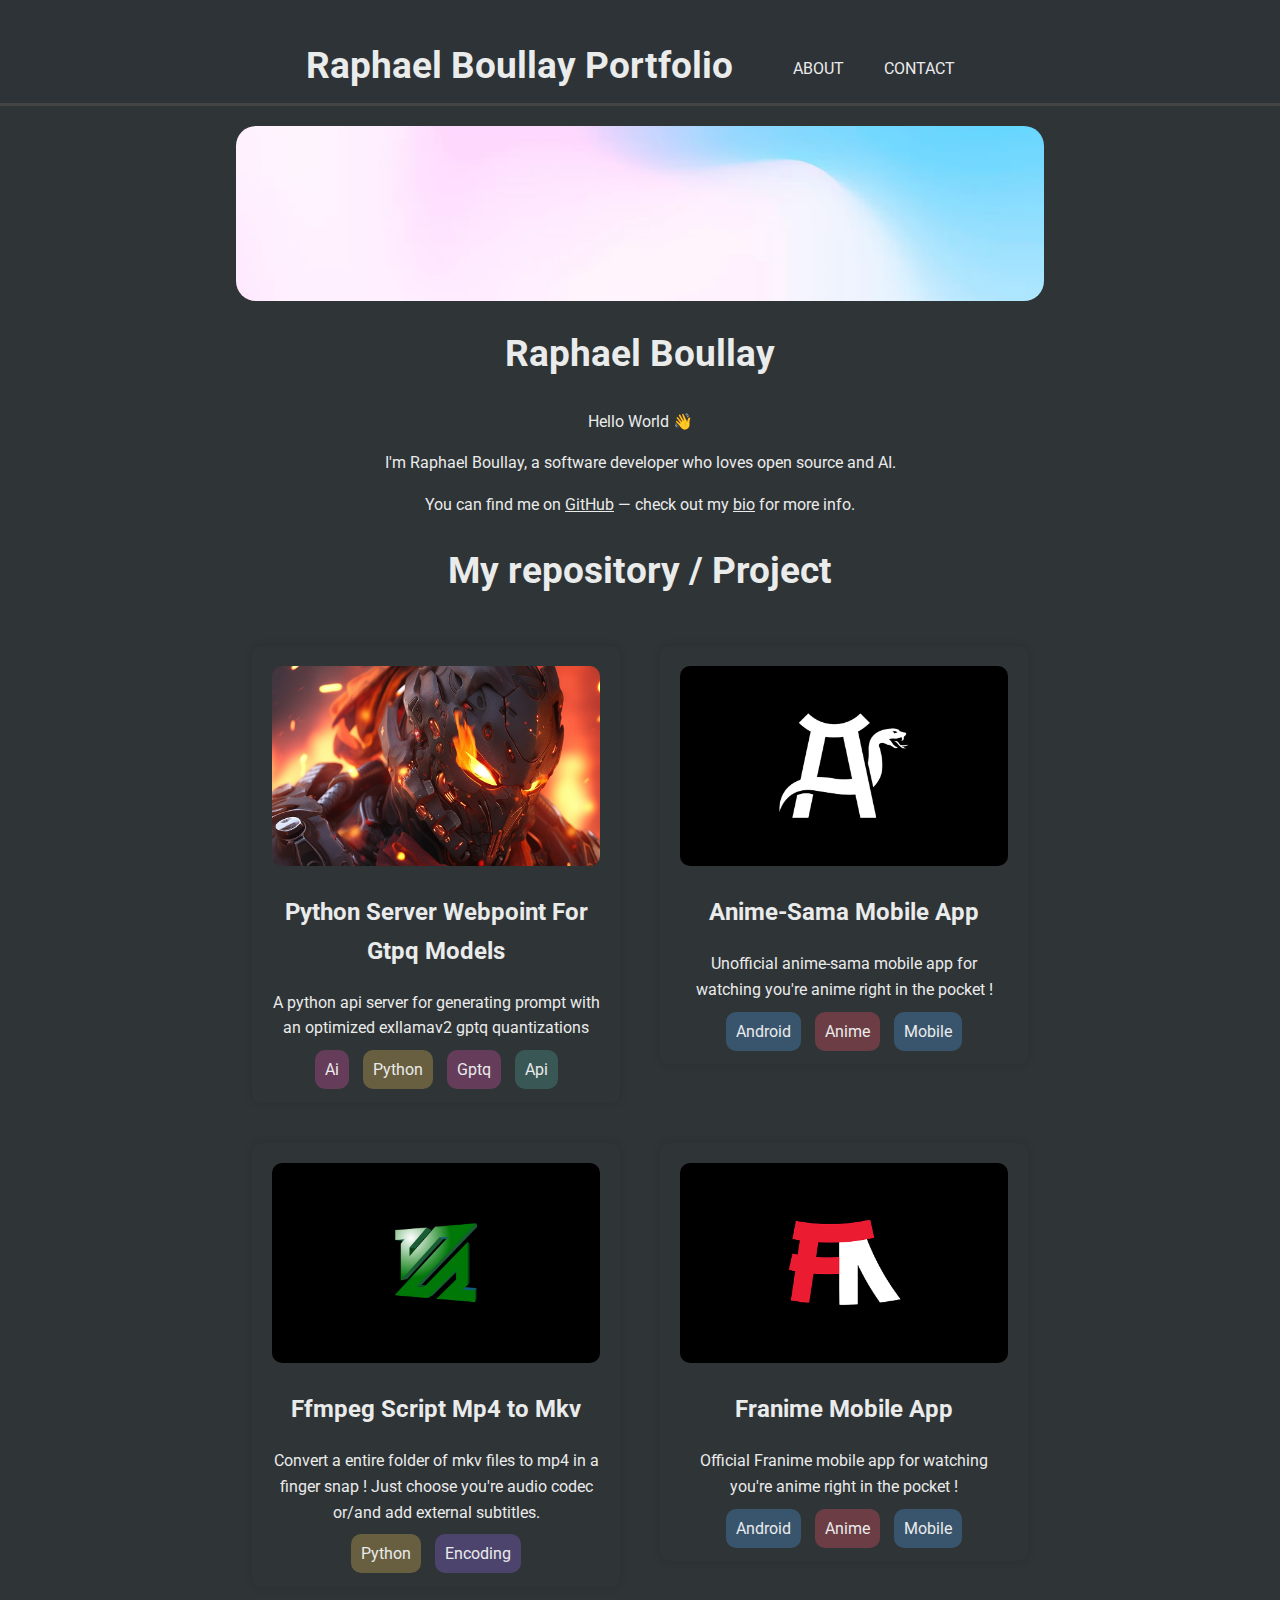
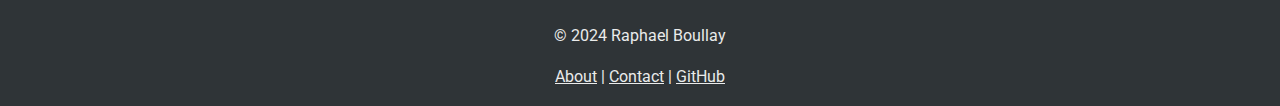
<file: index.html>
<!DOCTYPE html>
<html>
<head>
    <link href="https://fonts.googleapis.com/css2?family=Roboto:wght@400;700&display=swap" rel="stylesheet">
    <title>My Developer Portfolio</title>
    <link rel="stylesheet" type="text/css" href="style.css">
    <meta name="viewport" content="width=device-width, initial-scale0.5">
</head>
<body>
    <header>
        <div class="container align-items">
            <div id="branding">
                <a href="index.html"><h1><span class="highlight">Raphael Boullay</span> Portfolio</h1></a>
            </div>
            <nav>
                <ul>
                    <li><a href="about.html">ABOUT</a></li>
                    <li><a href="contact.html">CONTACT</a></li>
                </ul>
            </nav>
        </div>
    </header>

    <section id="banner" class="banner-image">
        <div class="container">
        </div>
    </section>

    <section id="showcase">
        <h1>Raphael Boullay</h1>
        <div class="container">
            <p>Hello World 👋</p>
            <p>I'm Raphael Boullay, a software developer who loves open source and AI.</p>
            <p>You can find me on <a href="https://github.com/clarityuwu" target="_blank">GitHub</a> — check out my <a href="about.html">bio</a> for more info.</p>
        </div>
    </section>
        <h1>My repository / Project</h1>
        
    <div class="presentation">
        <a href="https://github.com/clarityuwu/Python-FastApi-Dolphin2.6-GPTQ" class="project-link" target="_blank">
            <div class="project">
                <img src='./static/aigenerated.png' alt="Project image">
                <h2>Python Server Webpoint For Gtpq Models</h2>
                <p>A python api server for generating prompt with an optimized exllamav2 gptq quantizations</p>
                <div class="tags">
                    <span class="tag tag1">Ai</span>
                    <span class="tag tag2">Python</span>
                    <span class="tag tag1">Gptq</span>
                    <span class="tag tag3">Api</span>
                </div>
            </div>
        </a>
        <a href="https://animesama.app" class="project-link" target="_blank">
            <div class="project">
                <img src='./static/animesama.png' alt="Project image">
                <h2>Anime-Sama Mobile App</h2>
                <p>Unofficial anime-sama mobile app for watching you're anime right in the pocket !</p>
                <div class="tags">
                    <span class="tag tag4">Android</span>
                    <span class="tag tag5">Anime</span>
                    <span class="tag tag4">Mobile</span>
                </div>
            </div>
        </a>
        </div>
    <div class="presentation">
        <a href="https://github.com/clarityuwu/Ffmpeg-script-mkv-mp4" class="project-link" target="_blank">
            <div class="project">
                <img src='./static/ffmpeg.png' alt="Project image">
                <h2>Ffmpeg Script Mp4 to Mkv</h2>
                <p>Convert a entire folder of mkv files to mp4 in a finger snap ! Just choose you're audio codec or/and add external subtitles.</p>
                <div class="tags">
                    <span class="tag tag2">Python</span>
                    <span class="tag tag6">Encoding</span>
                </div>
            </div>
        </a>
        <a href="https://play.google.com/store/apps/details?id=io.clarity.franime" class="project-link" target="_blank">
            <div class="project">
                <img src='./static/franime.png' alt="Project image">
                <h2>Franime Mobile App</h2>
                <p>Official Franime mobile app for watching you're anime right in the pocket !</p>
                <div class="tags">
                    <span class="tag tag4">Android</span>
                    <span class="tag tag5">Anime</span>
                    <span class="tag tag4">Mobile</span>
                </div>
            </div>
        </a>
    </div>
    <footer>
        <p>&copy; 2024 Raphael Boullay</p>
        <p><a href="about.html">About</a> | <a href="contact.html">Contact</a> | <a href="https://github.com/clarityuwu" target="_blank">GitHub</a></p>
    </footer>
</body>
</html>
</file>
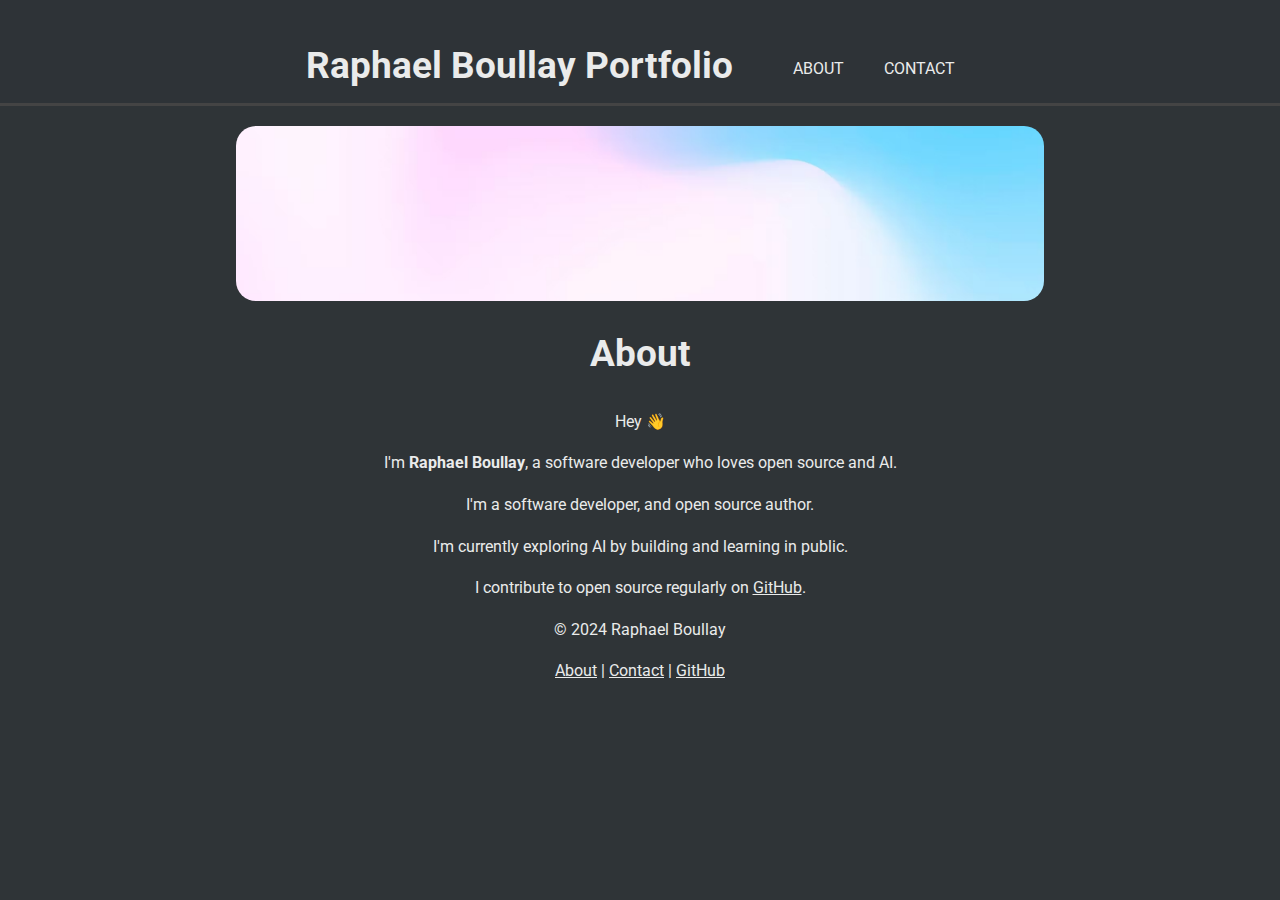
<file: about.html>
<!DOCTYPE html>
<html>
<head>
    <link href="https://fonts.googleapis.com/css2?family=Roboto:wght@400;700&display=swap" rel="stylesheet">
    <title>My Developer Portfolio</title>
    <link rel="stylesheet" type="text/css" href="style.css">
    <meta name="viewport" content="width=device-width, initial-scale0.5">
</head>
<body>
    <header>
        <div class="container align-items">
            <div id="branding">
                <a href="index.html"><h1><span class="highlight">Raphael Boullay</span> Portfolio</h1></a>
            </div>
            <nav>
                <ul>
                    <li><a href="about.html">ABOUT</a></li>
                    <li><a href="contact.html">CONTACT</a></li>
                </ul>
            </nav>
        </div>
    </header>

    <section id="banner" class="banner-image">
        <div class="container">
        </div>
    </section>

    <section id="showcase">
        <h1>About</h1>
        <div class="container">
            <p>Hey 👋</p>
            <p>I'm <strong>Raphael Boullay</strong>, a software developer who loves open source and AI.</p>
            <p>I'm a software developer, and open source author.<p>
            <p>I'm currently exploring AI by building and learning in public.<p>
            <p>I contribute to open source regularly on <a href="https://github.com/clarityuwu" target="_blank">GitHub</a>.</p>
        </div>
    </section>
    <footer>
        <p>&copy; 2024 Raphael Boullay</p>
        <p><a href="about.html">About</a> | <a href="contact.html">Contact</a> | <a href="https://github.com/clarityuwu" target="_blank">GitHub</a></p>
    </footer>
</body>
</html>
</file>
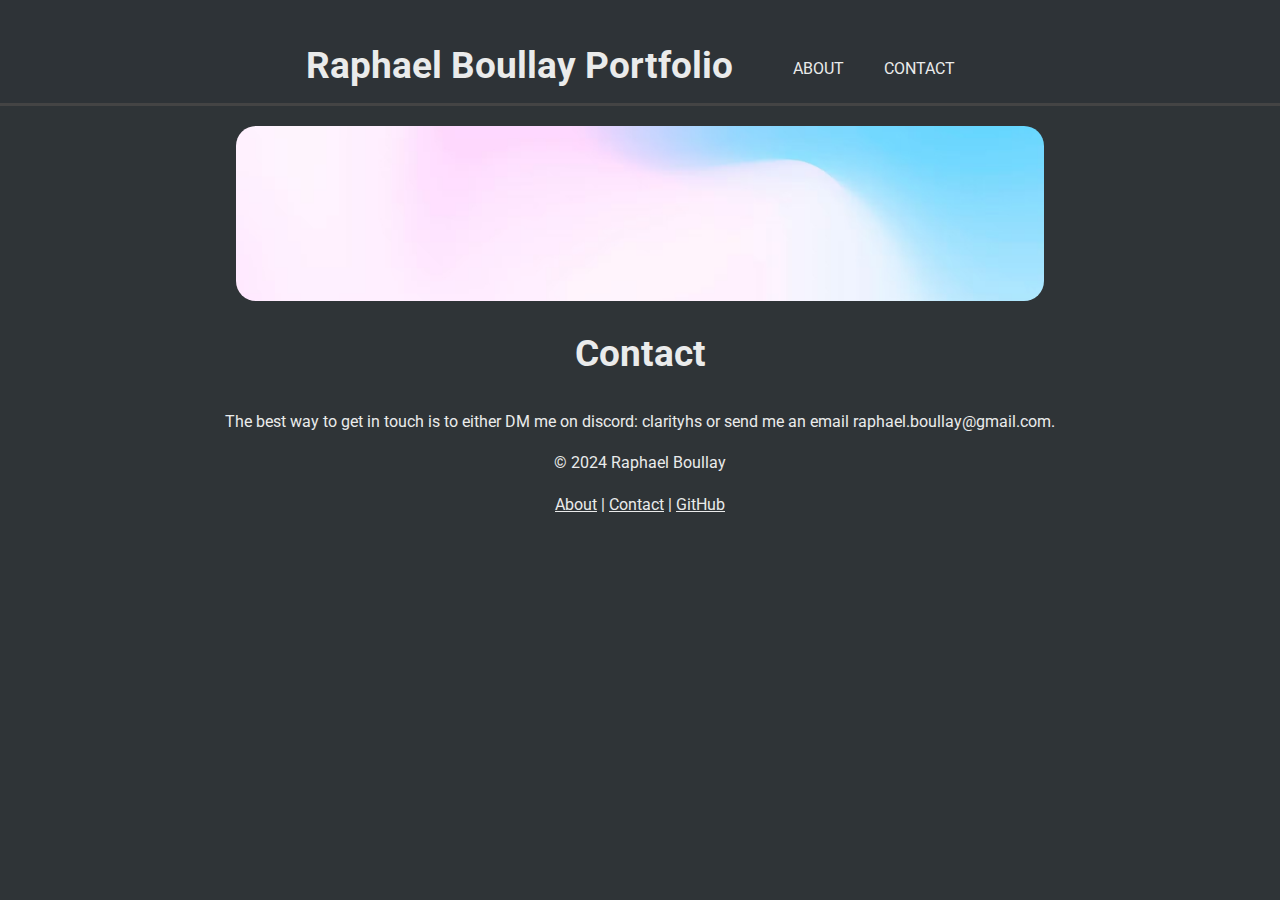
<file: contact.html>
<!DOCTYPE html>
<html>
<head>
    <link href="https://fonts.googleapis.com/css2?family=Roboto:wght@400;700&display=swap" rel="stylesheet">
    <title>My Developer Portfolio</title>
    <link rel="stylesheet" type="text/css" href="style.css">
    <meta name="viewport" content="width=device-width, initial-scale0.5">
</head>
<body>
    <header>
        <div class="container align-items">
            <div id="branding">
                <a href="index.html"><h1><span class="highlight">Raphael Boullay</span> Portfolio</h1></a>
            </div>
            <nav>
                <ul>
                    <li><a href="about.html">ABOUT</a></li>
                    <li><a href="contact.html">CONTACT</a></li>
                </ul>
            </nav>
        </div>
    </header>

    <section id="banner" class="banner-image">
        <div class="container">
        </div>
    </section>

    <section id="showcase">
        <h1>Contact</h1>
        <div class="container">
            <p>The best way to get in touch is to either DM me on discord: clarityhs or send me an email raphael.boullay@gmail.com.</p>
        </div>
    </section>
    <footer>
        <p>&copy; 2024 Raphael Boullay</p>
        <p><a href="about.html">About</a> | <a href="contact.html">Contact</a> | <a href="https://github.com/clarityuwu" target="_blank">GitHub</a></p>
    </footer>
</body>
</html>
</file>
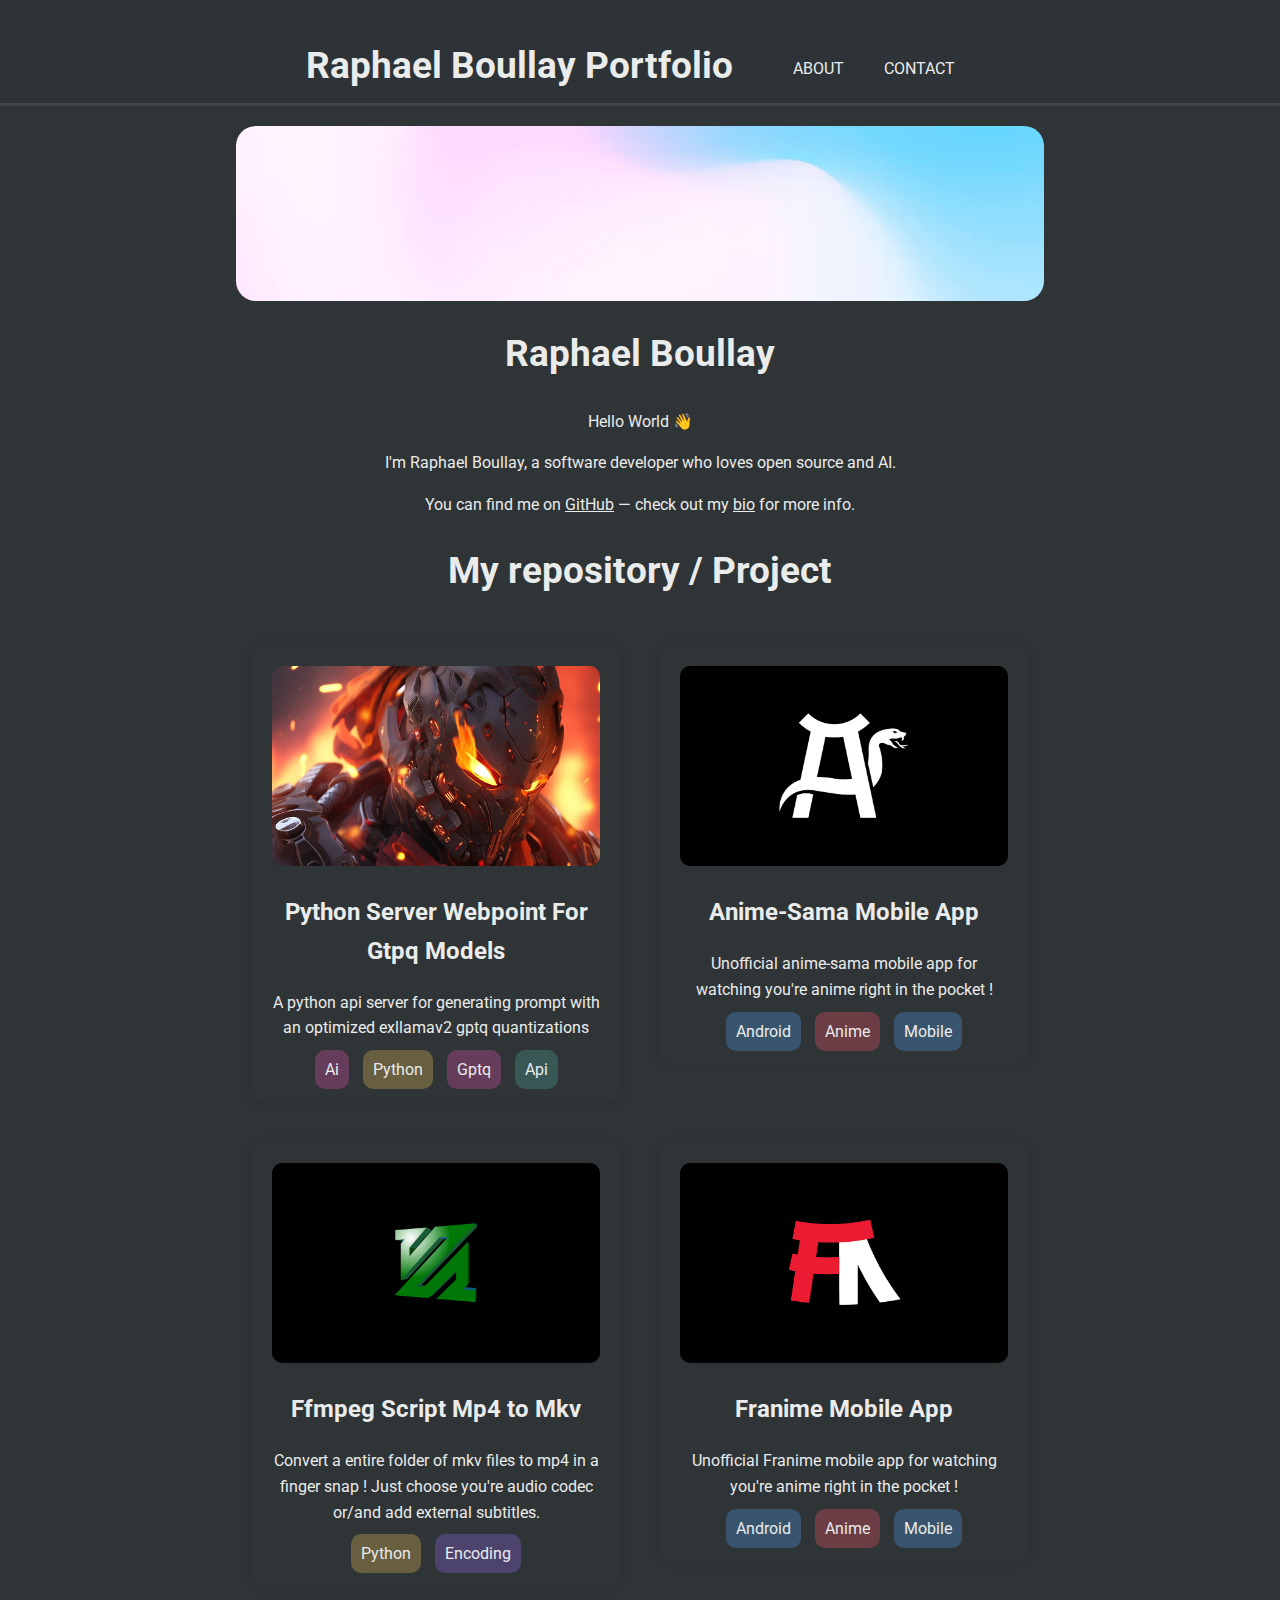
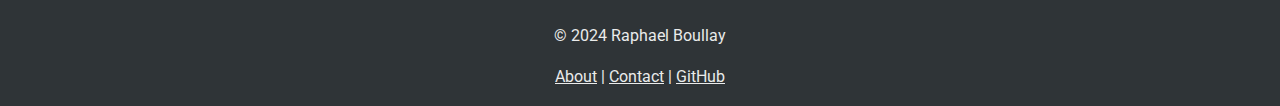
<file: main.html>
<!DOCTYPE html>
<html>
<head>
    <link href="https://fonts.googleapis.com/css2?family=Roboto:wght@400;700&display=swap" rel="stylesheet">
    <title>My Developer Portfolio</title>
    <link rel="stylesheet" type="text/css" href="style.css">
    <meta name="viewport" content="width=device-width, initial-scale0.5">
</head>
<body>
    <header>
        <div class="container align-items">
            <div id="branding">
                <a href="main.html"><h1><span class="highlight">Raphael Boullay</span> Portfolio</h1></a>
            </div>
            <nav>
                <ul>
                    <li><a href="about.html">ABOUT</a></li>
                    <li><a href="contact.html">CONTACT</a></li>
                </ul>
            </nav>
        </div>
    </header>

    <section id="banner" class="banner-image">
        <div class="container">
        </div>
    </section>

    <section id="showcase">
        <h1>Raphael Boullay</h1>
        <div class="container">
            <p>Hello World 👋</p>
            <p>I'm Raphael Boullay, a software developer who loves open source and AI.</p>
            <p>You can find me on <a href="https://github.com/clarityuwu" target="_blank">GitHub</a> — check out my <a href="about.html">bio</a> for more info.</p>
        </div>
    </section>
        <h1>My repository / Project</h1>
        
    <div class="presentation">
        <a href="https://github.com/clarityuwu/Python-FastApi-Dolphin2.6-GPTQ" class="project-link" target="_blank">
            <div class="project">
                <img src='./static/aigenerated.png' alt="Project image">
                <h2>Python Server Webpoint For Gtpq Models</h2>
                <p>A python api server for generating prompt with an optimized exllamav2 gptq quantizations</p>
                <div class="tags">
                    <span class="tag tag1">Ai</span>
                    <span class="tag tag2">Python</span>
                    <span class="tag tag1">Gptq</span>
                    <span class="tag tag3">Api</span>
                </div>
            </div>
        </a>
        <a href="https://github.com/clarityuwu/Anime-sama-mobile-app" class="project-link" target="_blank">
            <div class="project">
                <img src='./static/animesama.png' alt="Project image">
                <h2>Anime-Sama Mobile App</h2>
                <p>Unofficial anime-sama mobile app for watching you're anime right in the pocket !</p>
                <div class="tags">
                    <span class="tag tag4">Android</span>
                    <span class="tag tag5">Anime</span>
                    <span class="tag tag4">Mobile</span>
                </div>
            </div>
        </a>
        </div>
    <div class="presentation">
        <a href="https://github.com/clarityuwu/Ffmpeg-script-mkv-mp4" class="project-link" target="_blank">
            <div class="project">
                <img src='./static/ffmpeg.png' alt="Project image">
                <h2>Ffmpeg Script Mp4 to Mkv</h2>
                <p>Convert a entire folder of mkv files to mp4 in a finger snap ! Just choose you're audio codec or/and add external subtitles.</p>
                <div class="tags">
                    <span class="tag tag2">Python</span>
                    <span class="tag tag6">Encoding</span>
                </div>
            </div>
        </a>
        <a href="https://github.com/clarityuwu/Franime-mobile-app" class="project-link" target="_blank">
            <div class="project">
                <img src='./static/franime.png' alt="Project image">
                <h2>Franime Mobile App</h2>
                <p>Unofficial Franime mobile app for watching you're anime right in the pocket !</p>
                <div class="tags">
                    <span class="tag tag4">Android</span>
                    <span class="tag tag5">Anime</span>
                    <span class="tag tag4">Mobile</span>
                </div>
            </div>
        </a>
    </div>
    <footer>
        <p>&copy; 2024 Raphael Boullay</p>
        <p><a href="about.html">About</a> | <a href="contact.html">Contact</a> | <a href="https://github.com/clarityuwu" target="_blank">GitHub</a></p>
    </footer>
</body>
</html>
</file>
<file: style.css>
body {
    font-family: 'Roboto', sans-serif;
    line-height: 1.6;
    color: #EAEBEB;
    margin: 0;
    text-align: center;
    padding: 0;
    background-color: #2F3437;
}

header {
    background: #2E3337;
    color: #EAEBEB;
    padding-top: 30px;
    min-height: 70px;
    border-bottom: #444 3px solid;
    width: 100%;
}

header a {
    color: #EAEBEB;
    text-decoration: none;
    font-size: 16px;
}

header li {
    float: left;
    display: inline;
    padding: 0 20px 0 20px;
}

header #branding {
    float: left;
}

header #branding h1 {
    margin: 0;
    color: #EAEBEB
}

header nav {
    float: right;
    margin-top: 10px;
}

#banner {
    background-color: #444;
    color: #ddd;
    padding: 20px;
    border-radius: 20px;
    margin: 20px auto;
    width: 60%;
    height: 15vh;
}

.banner-image {
    background-image: url('./static/banner.jpg');
    background-size: cover;
    background-position: center;
}

.align-items {
    display: flex;
    justify-content: center;
    align-items: center;
}

nav ul li {
    margin-bottom: 21px;
}

nav ul li a:hover {
    text-decoration: underline;
}

h1 {
    font-size: 2.3em;
}

a {
    color: #EAEBEB;
}

.project {
    color: #EAEBEB;
    padding: 20px;
    margin: 20px 0;
    border-radius: 10px;
    box-shadow: 0 0 10px rgba(0, 0, 0, 0.1);
}

.presentation {
    display: flex;
    flex-wrap: nowrap;
    justify-content: center;
}

.project {
    margin: 20px;
}
.project img {
    width: 100%;
    height: 200px;
    object-fit: cover;
    border-radius: 10px;
}

.project:hover {
    box-shadow: 0 0 10px #ffffff;
}

.tag {
    color: #EAEBEB;
    padding: 10px;
    border-radius: 10px;
    margin: 5px;
}

.tag1 {
    background-color: #653D5A;
}

.tag2 {
    background-color: #685F40;
}

.tag3 {
    background-color: #395855;
}

.tag4 {
    background-color: #39556D;
}

.tag5 {
    background-color: #6C3D45;
}

.tag6 {
    background-color: #4D446D;
}
.project-link {
    flex: 0 0 calc(35% - 40px);
    text-decoration: none;
    color: inherit;
}

@media (max-width: 1000px) {
    header h1 {
        font-size: 2em;
    }
    header a {
        font-size: 1em;
    }
    #banner {
        height: 5vh;
    }
    header nav {
        display: none;
    }
    .project-link {
        flex: 0 0 100%;
    }
    .presentation {
        display: flex;
        flex-direction: column;
    }
}
</file>
